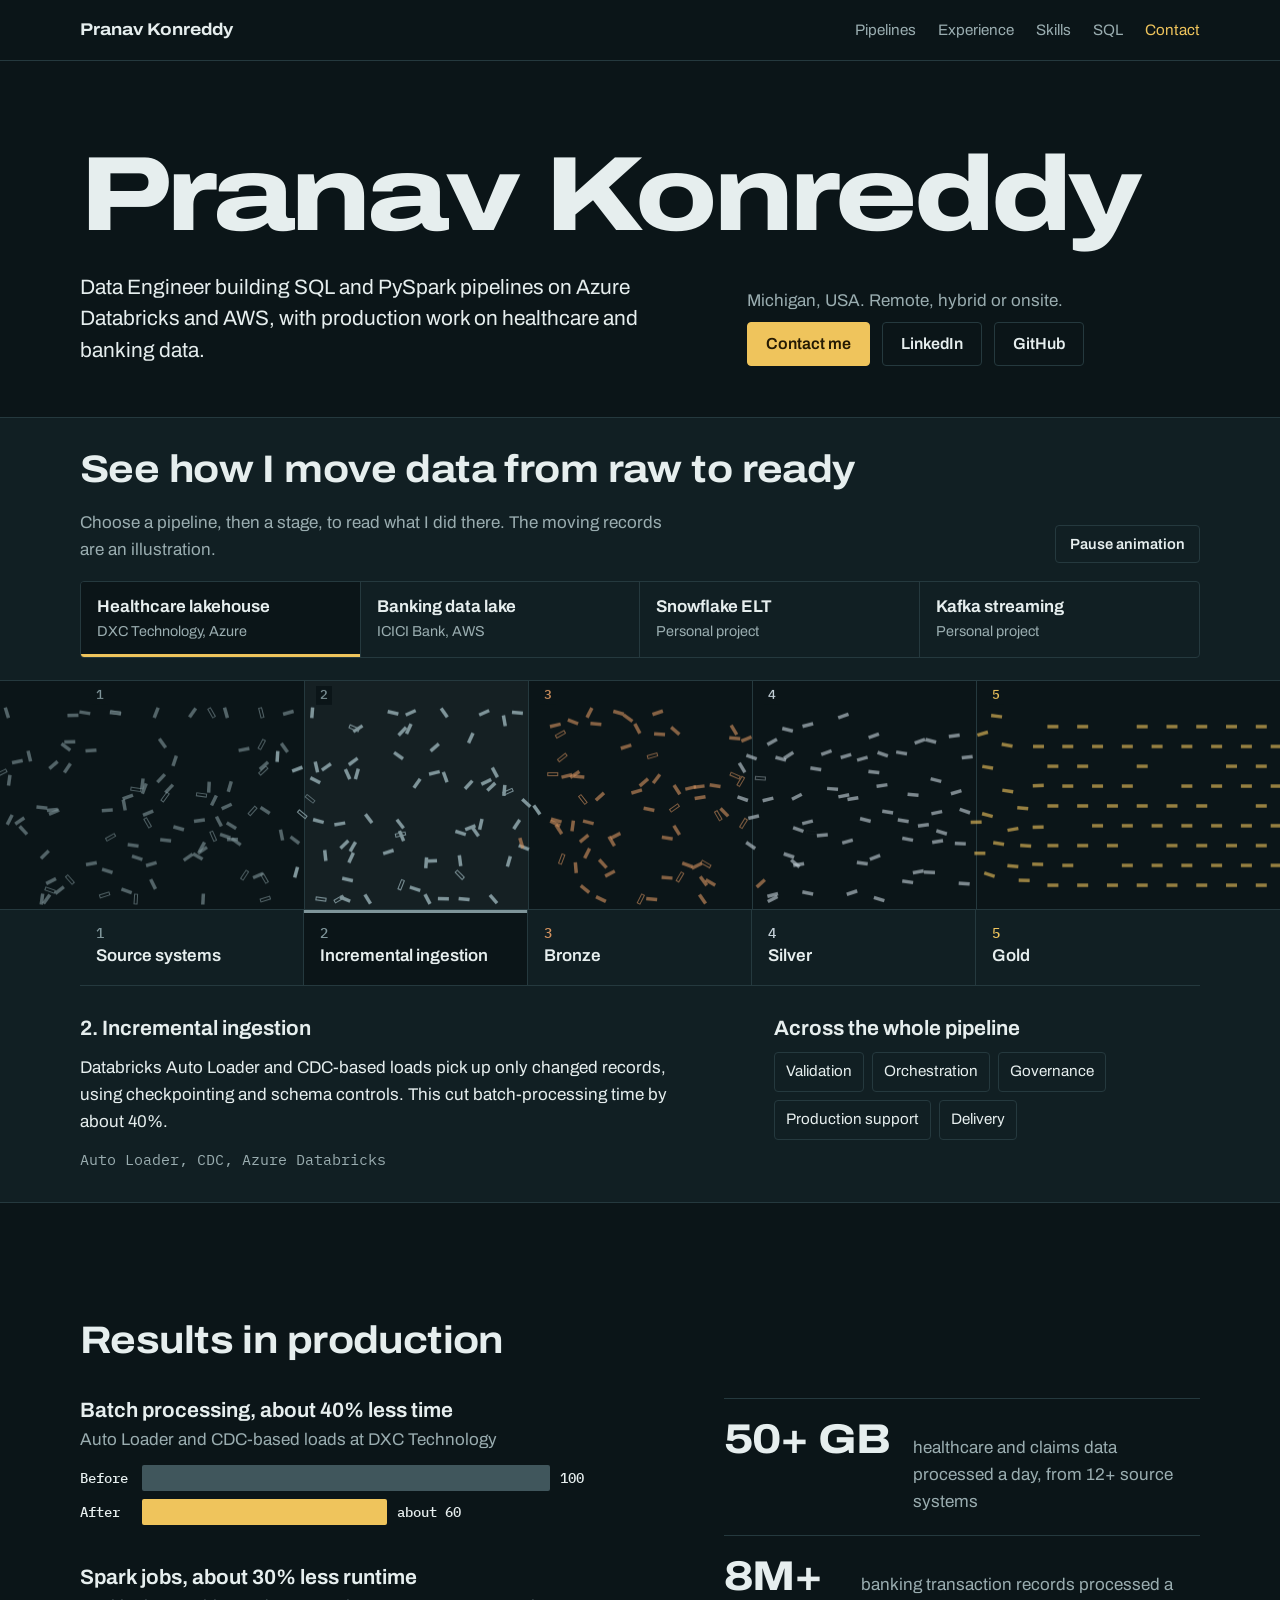
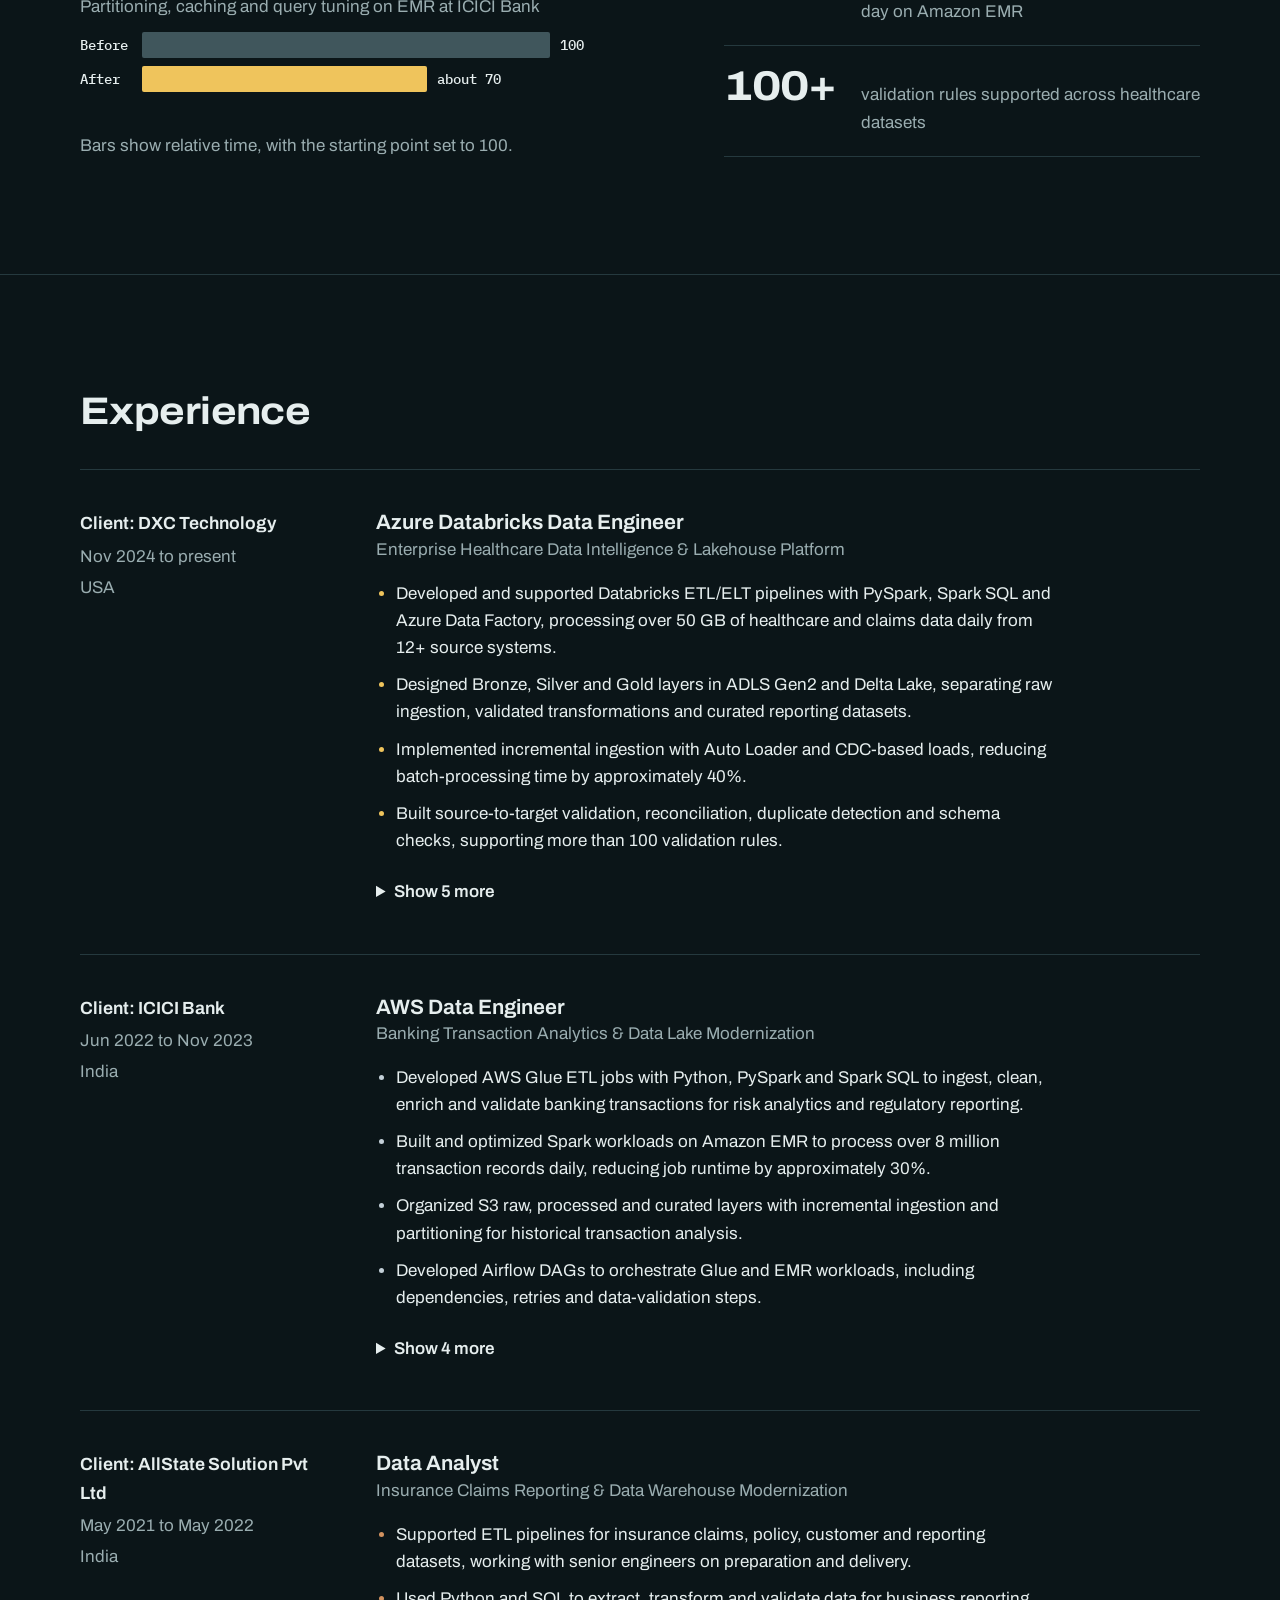
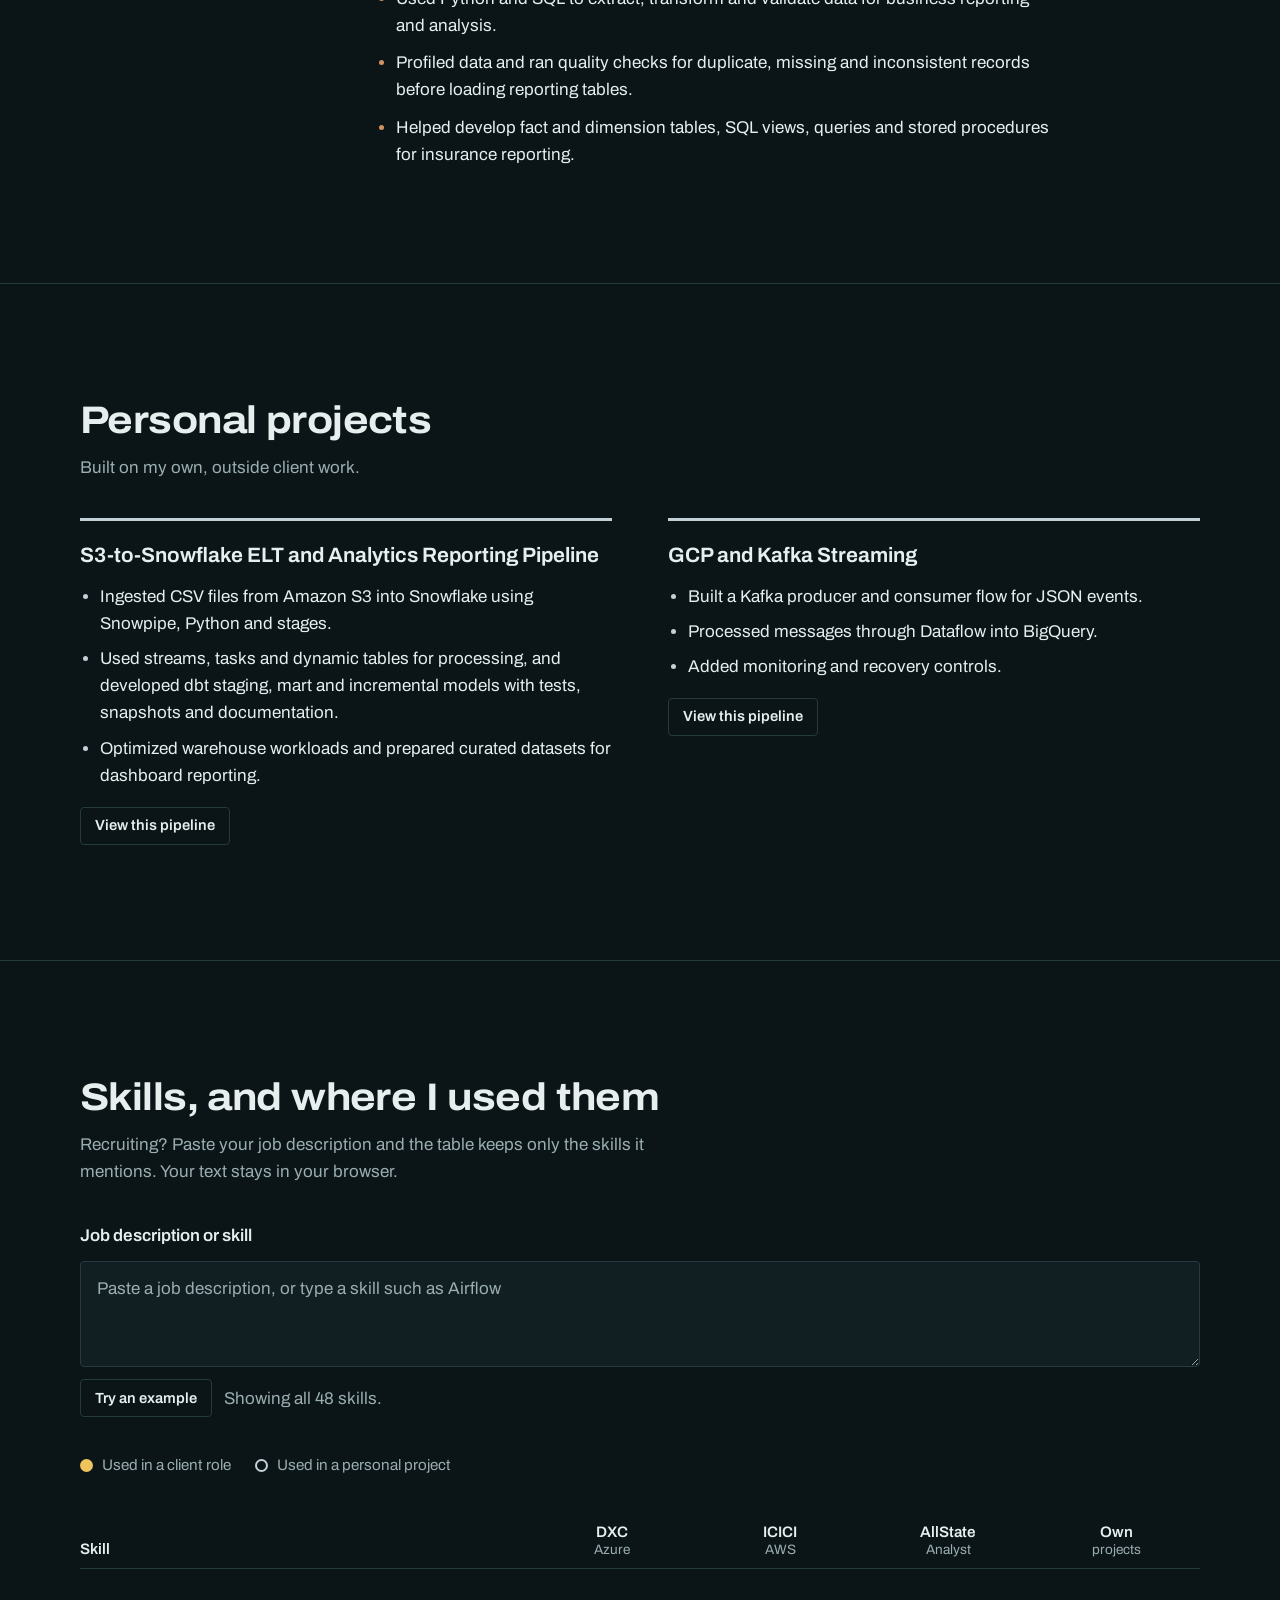
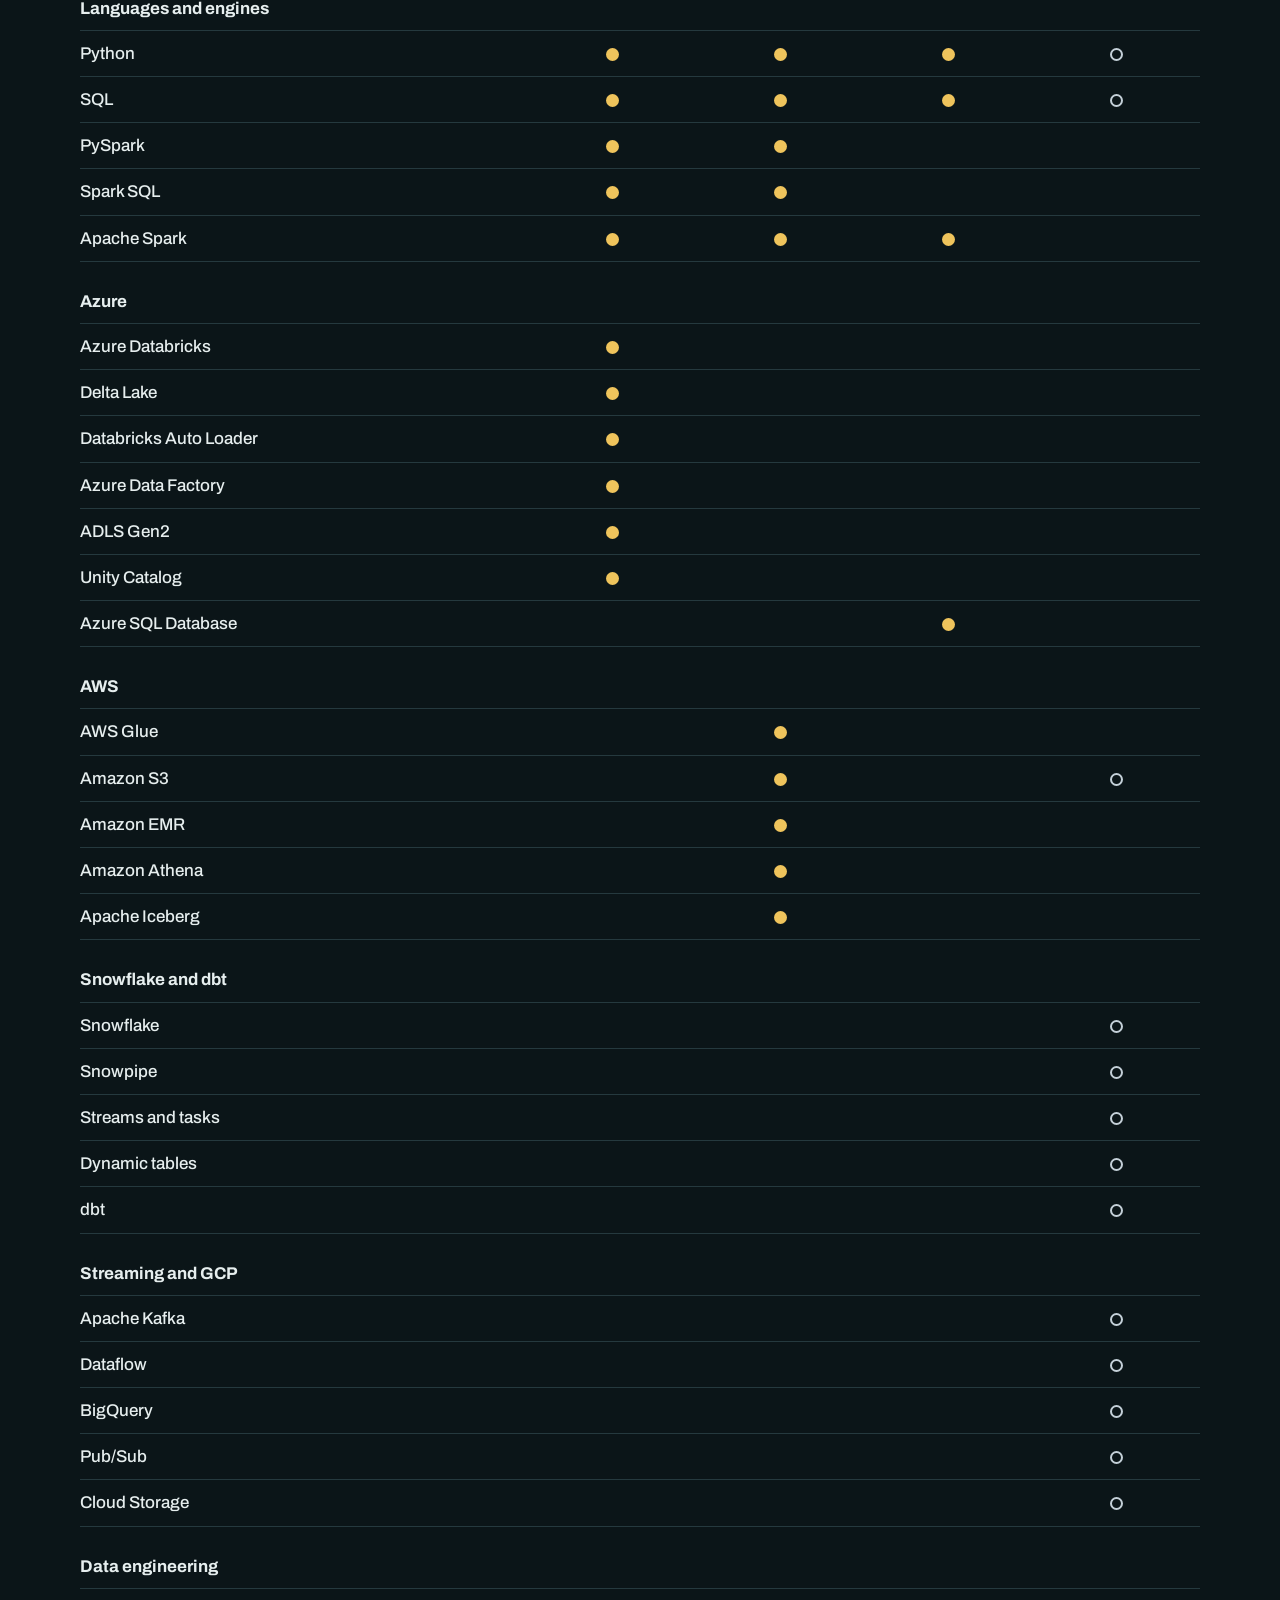
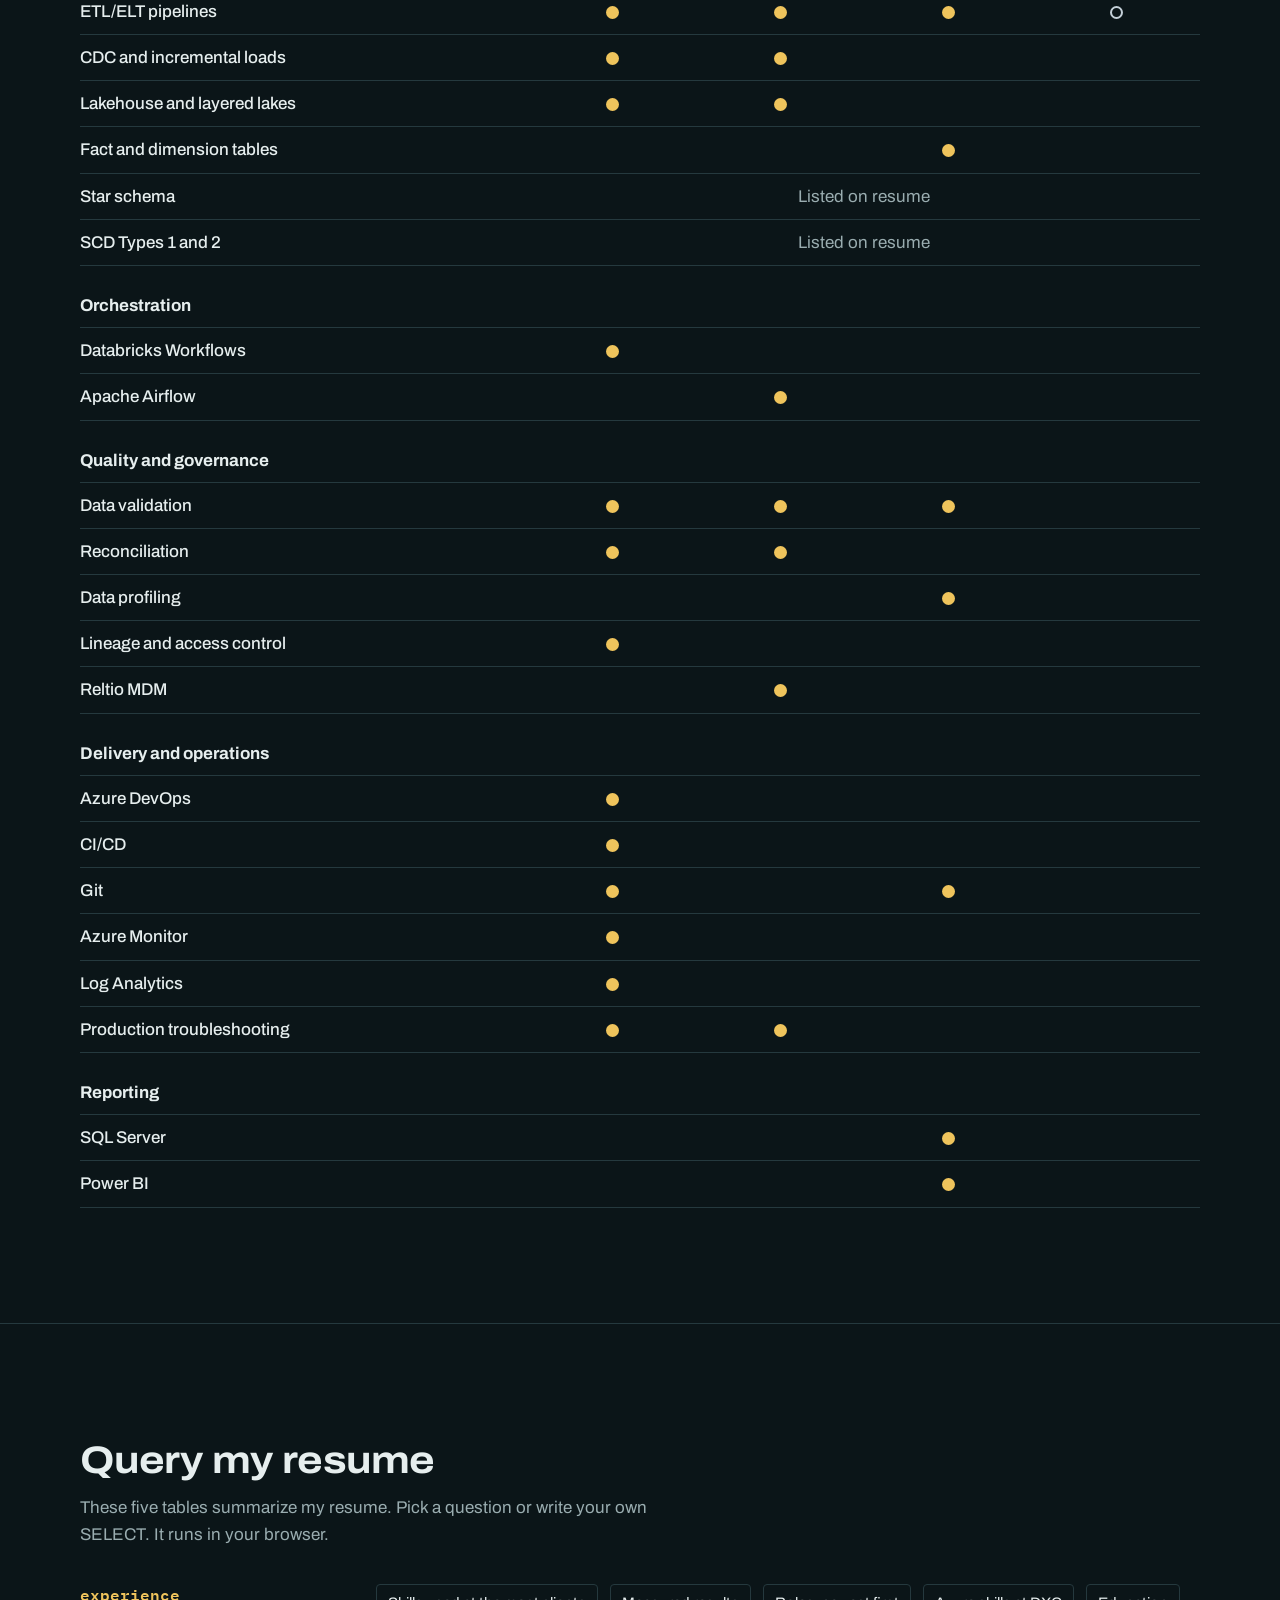
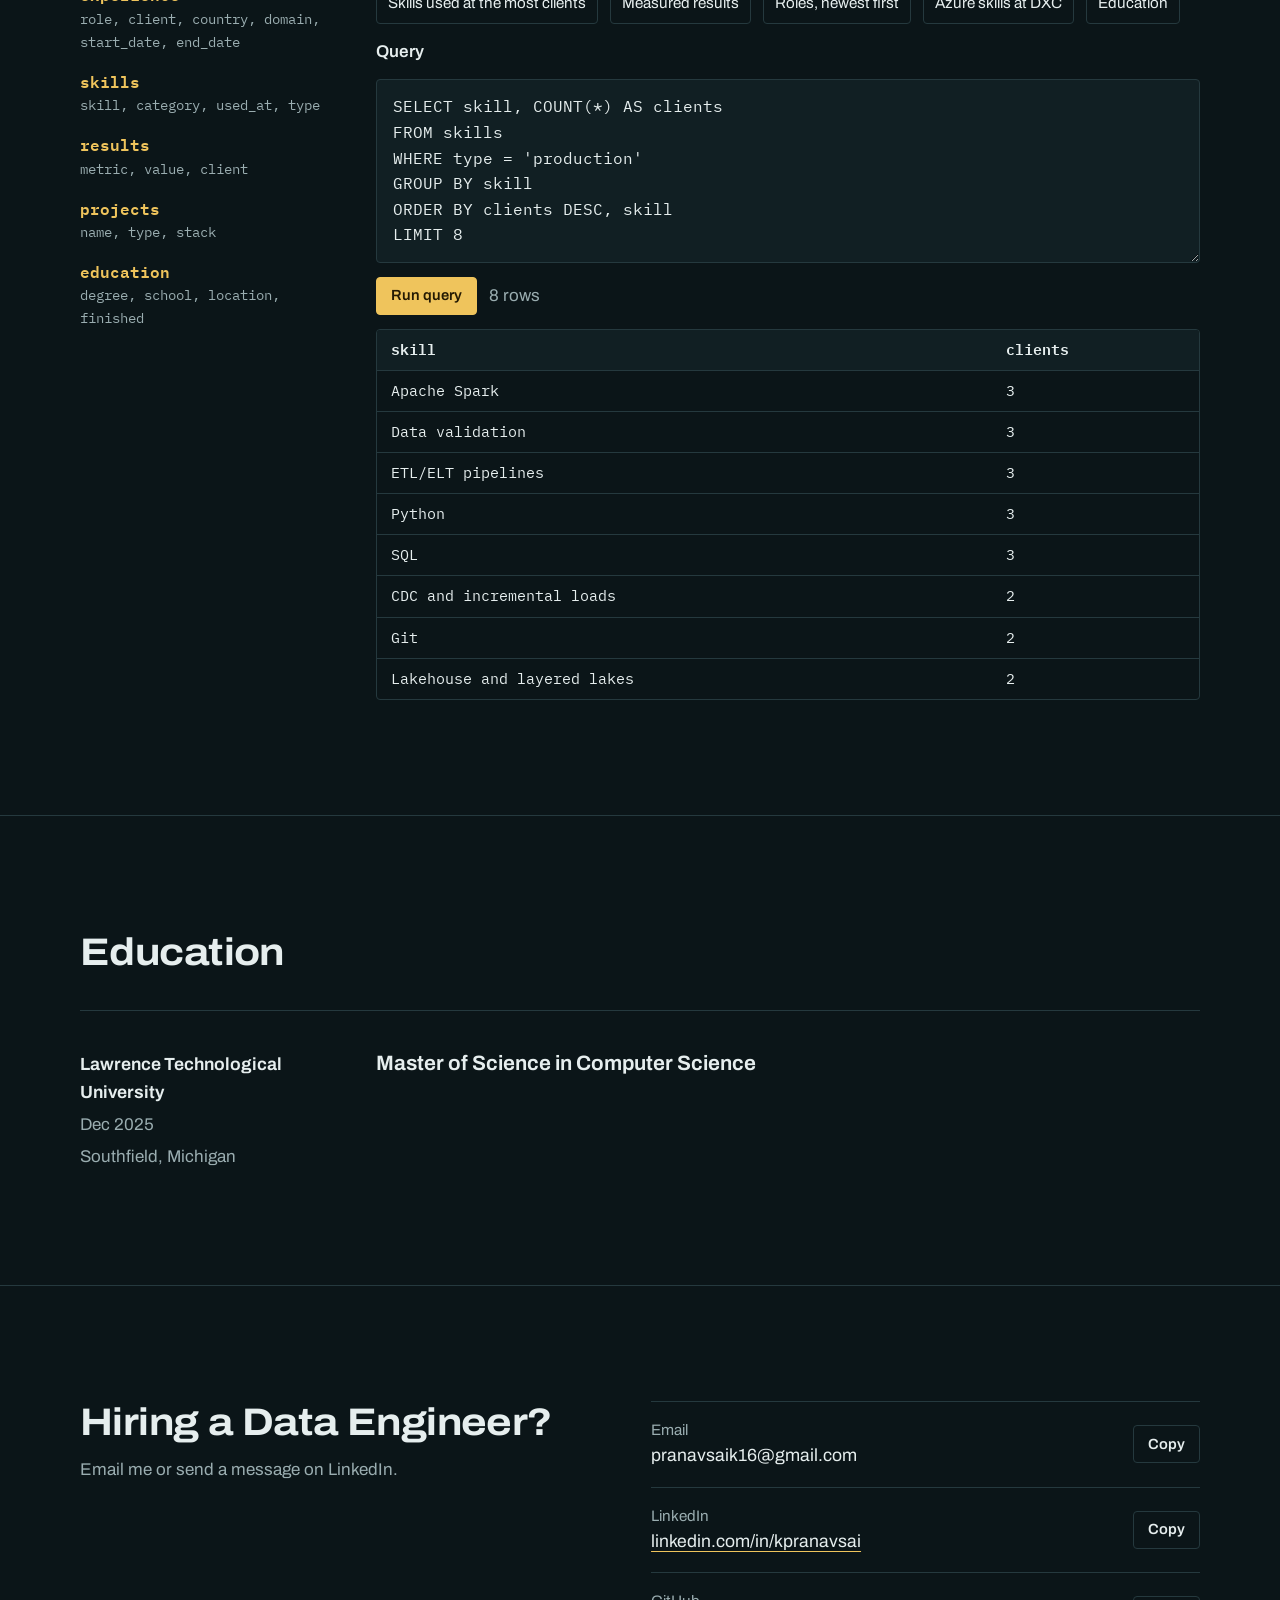
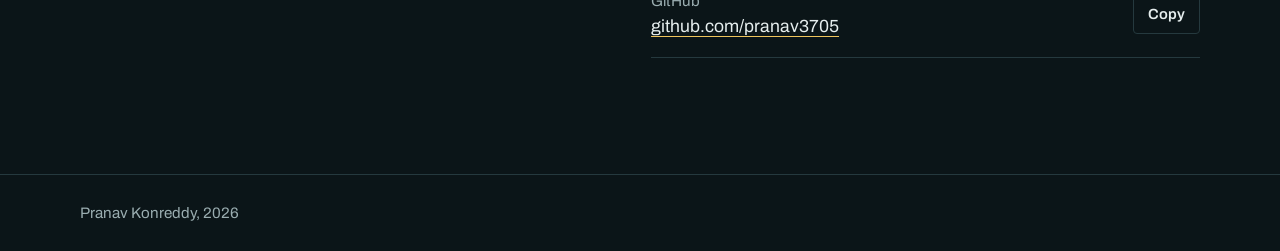
<file: index.html>
<!doctype html>
<html lang="en">
<head>
<meta charset="utf-8">
<meta name="viewport" content="width=device-width, initial-scale=1, viewport-fit=cover">
<title>Pranav Konreddy | Data Engineer</title>
<meta name="description" content="Pranav Konreddy, Data Engineer in Michigan. Azure Databricks, AWS, PySpark and SQL pipelines for healthcare and banking data.">
<meta name="theme-color" content="#0b1518">
<link rel="canonical" href="https://pranav3705.github.io/">
<meta property="og:type" content="website">
<meta property="og:url" content="https://pranav3705.github.io/">
<meta property="og:title" content="Pranav Konreddy | Data Engineer">
<meta property="og:description" content="Azure Databricks, AWS, PySpark and SQL pipelines for healthcare and banking data.">
<meta property="og:image" content="https://pranav3705.github.io/og.png">
<meta property="og:image:width" content="1200">
<meta property="og:image:height" content="627">
<meta name="twitter:card" content="summary_large_image">
<link rel="icon" href="favicon.svg" type="image/svg+xml">
<script type="application/ld+json">
{"@context":"https://schema.org","@type":"Person","name":"Pranav Konreddy","jobTitle":"Data Engineer","url":"https://pranav3705.github.io/","address":{"@type":"PostalAddress","addressRegion":"Michigan","addressCountry":"US"},"alumniOf":{"@type":"CollegeOrUniversity","name":"Lawrence Technological University"},"sameAs":["https://www.linkedin.com/in/kpranavsai","https://github.com/pranav3705"]}
</script>
<!-- page -->
<link rel="preconnect" href="https://fonts.googleapis.com">
<link rel="preconnect" href="https://fonts.gstatic.com" crossorigin>
<link rel="stylesheet" href="https://fonts.googleapis.com/css2?family=Archivo:wdth,wght@100..125,400..800&family=IBM+Plex+Mono:wght@400;500;600&display=swap">
<link rel="stylesheet" href="style.css">
</head>
<body>
<a class="skip" href="#top">Skip to content</a>
<header class="bar">
  <div class="inner">
    <a class="me" href="#top">Pranav Konreddy</a>
    <nav aria-label="Sections">
      <a href="#pipelines">Pipelines</a>
      <a href="#experience">Experience</a>
      <a href="#skills">Skills</a>
      <a href="#ask">SQL</a>
      <a href="#contact">Contact</a>
    </nav>
  </div>
</header>

<main id="top">
  <div class="inner hero">
    <h1>Pranav Konreddy</h1>
    <div class="about">
      <p>Data Engineer building SQL and PySpark pipelines on Azure Databricks and AWS, with production work on healthcare and banking data.</p>
      <div class="facts">
        <span>Michigan, USA. Remote, hybrid or onsite.</span>
        <div class="row">
          <a class="btn solid" href="#contact">Contact me</a>
          <a class="btn" href="https://www.linkedin.com/in/kpranavsai" target="_blank" rel="noopener">LinkedIn</a>
          <a class="btn" href="https://github.com/pranav3705" target="_blank" rel="noopener">GitHub</a>
        </div>
      </div>
    </div>
  </div>

  <section class="explorer" id="pipelines" aria-labelledby="pipe-h">
    <div class="inner explorer-head">
      <h2 id="pipe-h">See how I move data from raw to ready</h2>
      <div class="intro"><p class="lead">Choose a pipeline, then a stage, to read what I did there. The moving records are an illustration.</p><button class="btn small" id="pause" type="button">Pause animation</button></div>
      <div class="picker" role="group" aria-label="Pipeline">
        <button type="button" aria-pressed="true"><b>Healthcare lakehouse</b><span>DXC Technology, Azure</span></button>
        <button type="button" aria-pressed="false"><b>Banking data lake</b><span>ICICI Bank, AWS</span></button>
        <button type="button" aria-pressed="false"><b>Snowflake ELT</b><span>Personal project</span></button>
        <button type="button" aria-pressed="false"><b>Kafka streaming</b><span>Personal project</span></button>
      </div>
    </div>
    <div class="stream">
      <canvas id="flow" aria-hidden="true"></canvas>
    </div>
    <div class="inner">
      <ol class="stages" id="stages" aria-label="Stages"></ol>
      <div class="detail">
        <div class="now" aria-live="polite">
          <h3 id="d-title">Incremental ingestion</h3>
          <p id="d-text">Databricks Auto Loader and CDC-based loads pick up only changed records, using checkpointing and schema controls. This cut batch-processing time by about 40%.</p>
          <p class="tools" id="d-tools">Auto Loader, CDC, Azure Databricks</p>
        </div>
        <div class="across">
          <h3>Across the whole pipeline</h3>
          <ul class="chips" id="across"></ul>
        </div>
      </div>
    </div>
  </section>

  <section class="block" aria-labelledby="res-h">
    <div class="inner stack">
      <h2 id="res-h">Results in production</h2>
      <div class="results">
        <div class="compare">
          <figure>
            <figcaption><h3>Batch processing, about 40% less time</h3><span class="muted">Auto Loader and CDC-based loads at DXC Technology</span></figcaption>
            <div class="bars">
              <span>Before</span><div class="track"><div class="fill before" style="width:80%"></div><span>100</span></div>
              <span>After</span><div class="track"><div class="fill after" style="width:48%"></div><span>about 60</span></div>
            </div>
          </figure>
          <figure>
            <figcaption><h3>Spark jobs, about 30% less runtime</h3><span class="muted">Partitioning, caching and query tuning on EMR at ICICI Bank</span></figcaption>
            <div class="bars">
              <span>Before</span><div class="track"><div class="fill before" style="width:80%"></div><span>100</span></div>
              <span>After</span><div class="track"><div class="fill after" style="width:56%"></div><span>about 70</span></div>
            </div>
          </figure>
          <p class="muted">Bars show relative time, with the starting point set to 100.</p>
        </div>
        <dl class="scale">
          <div><dt>50+ GB</dt><dd class="muted">healthcare and claims data processed a day, from 12+ source systems</dd></div>
          <div><dt>8M+</dt><dd class="muted">banking transaction records processed a day on Amazon EMR</dd></div>
          <div><dt>100+</dt><dd class="muted">validation rules supported across healthcare datasets</dd></div>
        </dl>
      </div>
    </div>
  </section>

  <section class="block" id="experience" aria-labelledby="exp-h">
    <div class="inner stack">
      <h2 id="exp-h">Experience</h2>
      <div>
        <article class="job is-gold">
          <div class="side"><b>Client: DXC Technology</b><span>Nov 2024 to present</span><span>USA</span></div>
          <div class="main">
            <div><h3>Azure Databricks Data Engineer</h3><p class="muted">Enterprise Healthcare Data Intelligence &amp; Lakehouse Platform</p></div>
            <ul>
              <li>Developed and supported Databricks ETL/ELT pipelines with PySpark, Spark SQL and Azure Data Factory, processing over 50 GB of healthcare and claims data daily from 12+ source systems.</li>
              <li>Designed Bronze, Silver and Gold layers in ADLS Gen2 and Delta Lake, separating raw ingestion, validated transformations and curated reporting datasets.</li>
              <li>Implemented incremental ingestion with Auto Loader and CDC-based loads, reducing batch-processing time by approximately 40%.</li>
              <li>Built source-to-target validation, reconciliation, duplicate detection and schema checks, supporting more than 100 validation rules.</li>
            </ul>
            <details><summary>Show 5 more</summary>
              <ul>
                <li>Orchestrated ingestion and transformation jobs with Azure Data Factory and Databricks Workflows, configuring dependencies, scheduling and execution monitoring.</li>
                <li>Optimized Spark and Delta Lake queries through partitioning, file compaction, OPTIMIZE, Z-ORDER and SQL tuning.</li>
                <li>Used Unity Catalog to organize curated datasets, manage metadata and lineage visibility, and apply role-based access controls.</li>
                <li>Diagnosed production Databricks and ADF failures using job logs, Azure Monitor and Log Analytics, and supported reliable reruns.</li>
                <li>Maintained version-controlled notebooks and pipelines in Git and Azure DevOps, taking part in peer reviews and CI/CD deployments.</li>
              </ul>
            </details>
          </div>
        </article>
        <article class="job is-silver">
          <div class="side"><b>Client: ICICI Bank</b><span>Jun 2022 to Nov 2023</span><span>India</span></div>
          <div class="main">
            <div><h3>AWS Data Engineer</h3><p class="muted">Banking Transaction Analytics &amp; Data Lake Modernization</p></div>
            <ul>
              <li>Developed AWS Glue ETL jobs with Python, PySpark and Spark SQL to ingest, clean, enrich and validate banking transactions for risk analytics and regulatory reporting.</li>
              <li>Built and optimized Spark workloads on Amazon EMR to process over 8 million transaction records daily, reducing job runtime by approximately 30%.</li>
              <li>Organized S3 raw, processed and curated layers with incremental ingestion and partitioning for historical transaction analysis.</li>
              <li>Developed Airflow DAGs to orchestrate Glue and EMR workloads, including dependencies, retries and data-validation steps.</li>
            </ul>
            <details><summary>Show 4 more</summary>
              <ul>
                <li>Wrote Athena SQL over S3 datasets for transaction analysis, reconciliation and investigation of reporting discrepancies.</li>
                <li>Worked with Apache Iceberg tables for schema evolution, partition management and reliable access to curated datasets.</li>
                <li>Configured Reltio MDM matching, merging and survivorship rules to consolidate customer master records.</li>
                <li>Investigated production failures, performed root-cause analysis, and worked with fraud, risk and analytics teams to resolve issues.</li>
              </ul>
            </details>
          </div>
        </article>
        <article class="job">
          <div class="side"><b>Client: AllState Solution Pvt Ltd</b><span>May 2021 to May 2022</span><span>India</span></div>
          <div class="main">
            <div><h3>Data Analyst</h3><p class="muted">Insurance Claims Reporting &amp; Data Warehouse Modernization</p></div>
            <ul>
              <li>Supported ETL pipelines for insurance claims, policy, customer and reporting datasets, working with senior engineers on preparation and delivery.</li>
              <li>Used Python and SQL to extract, transform and validate data for business reporting and analysis.</li>
              <li>Profiled data and ran quality checks for duplicate, missing and inconsistent records before loading reporting tables.</li>
              <li>Helped develop fact and dimension tables, SQL views, queries and stored procedures for insurance reporting.</li>
            </ul>
          </div>
        </article>
      </div>
    </div>
  </section>

  <section class="block" id="projects" aria-labelledby="proj-h">
    <div class="inner stack">
      <div class="head"><h2 id="proj-h">Personal projects</h2><p class="lead">Built on my own, outside client work.</p></div>
      <div class="projects">
        <article class="project">
          <h3>S3-to-Snowflake ELT and Analytics Reporting Pipeline</h3>
          <ul>
            <li>Ingested CSV files from Amazon S3 into Snowflake using Snowpipe, Python and stages.</li>
            <li>Used streams, tasks and dynamic tables for processing, and developed dbt staging, mart and incremental models with tests, snapshots and documentation.</li>
            <li>Optimized warehouse workloads and prepared curated datasets for dashboard reporting.</li>
          </ul>
          <div class="row"><a class="btn small" href="#pipelines" data-pipe="2">View this pipeline</a></div>
        </article>
        <article class="project">
          <h3>GCP and Kafka Streaming</h3>
          <ul>
            <li>Built a Kafka producer and consumer flow for JSON events.</li>
            <li>Processed messages through Dataflow into BigQuery.</li>
            <li>Added monitoring and recovery controls.</li>
          </ul>
          <div class="row"><a class="btn small" href="#pipelines" data-pipe="3">View this pipeline</a></div>
        </article>
      </div>
    </div>
  </section>

  <section class="block" id="skills" aria-labelledby="skills-h">
    <div class="inner stack">
      <div class="head"><h2 id="skills-h">Skills, and where I used them</h2><p class="lead">Recruiting? Paste your job description and the table keeps only the skills it mentions. Your text stays in your browser.</p></div>
      <div class="matcher">
        <label for="jd">Job description or skill</label>
        <textarea id="jd" rows="3" placeholder="Paste a job description, or type a skill such as Airflow"></textarea>
        <div class="row">
          <button class="btn small" id="jd-sample" type="button">Try an example</button>
          <button class="btn small" id="jd-clear" type="button" hidden>Clear</button>
          <span class="muted" id="jd-status" role="status"></span>
        </div>
      </div>
      <div class="legend"><span><i class="dot"></i>Used in a client role</span><span><i class="dot own"></i>Used in a personal project</span></div>
      <div class="matrix-wrap">
        <table class="matrix" id="matrix">
          <thead><tr><th scope="col">Skill</th><th scope="col">DXC<small>Azure</small></th><th scope="col">ICICI<small>AWS</small></th><th scope="col">AllState<small>Analyst</small></th><th scope="col">Own<small>projects</small></th></tr></thead>
          <tbody id="matrix-body"></tbody>
        </table>
      </div>
      <noscript>Python, SQL, PySpark, Spark SQL, Azure Databricks, Delta Lake, Azure Data Factory, ADLS Gen2, Unity Catalog, AWS Glue, Amazon S3, EMR, Athena, Apache Iceberg, Apache Airflow. Personal projects: Snowflake, dbt, Kafka, Dataflow, BigQuery.</noscript>
    </div>
  </section>

  <section class="block" id="ask" aria-labelledby="ask-h">
    <div class="inner stack">
      <div class="head"><h2 id="ask-h">Query my resume</h2><p class="lead">These five tables summarize my resume. Pick a question or write your own SELECT. It runs in your browser.</p></div>
      <div class="sql">
        <dl class="schema">
          <div><dt>experience</dt><dd>role, client, country, domain, start_date, end_date</dd></div>
          <div><dt>skills</dt><dd>skill, category, used_at, type</dd></div>
          <div><dt>results</dt><dd>metric, value, client</dd></div>
          <div><dt>projects</dt><dd>name, type, stack</dd></div>
          <div><dt>education</dt><dd>degree, school, location, finished</dd></div>
        </dl>
        <div class="console">
          <div class="row">
            <button class="chip" type="button" data-sql="SELECT skill, COUNT(*) AS clients&#10;FROM skills&#10;WHERE type = 'production'&#10;GROUP BY skill&#10;ORDER BY clients DESC, skill&#10;LIMIT 8">Skills used at the most clients</button>
            <button class="chip" type="button" data-sql="SELECT metric, value, client&#10;FROM results">Measured results</button>
            <button class="chip" type="button" data-sql="SELECT role, client, domain, start_date, end_date&#10;FROM experience&#10;ORDER BY start_date DESC">Roles, newest first</button>
            <button class="chip" type="button" data-sql="SELECT skill, category&#10;FROM skills&#10;WHERE used_at = 'DXC Technology'&#10;  AND category = 'Azure'">Azure skills at DXC</button>
            <button class="chip" type="button" data-sql="SELECT *&#10;FROM education">Education</button>
          </div>
          <label for="sql">Query</label>
          <textarea id="sql" rows="6" spellcheck="false" autocapitalize="off" autocomplete="off">SELECT skill, COUNT(*) AS clients
FROM skills
WHERE type = 'production'
GROUP BY skill
ORDER BY clients DESC, skill
LIMIT 8</textarea>
          <div class="row">
            <button class="btn solid small" id="sql-run" type="button">Run query</button>
            <span class="status" id="sql-status" role="status"></span>
          </div>
          <div class="out" id="sql-out" tabindex="0" role="region" aria-label="Query results"></div>
        </div>
      </div>
    </div>
  </section>

  <section class="block" aria-labelledby="edu-h">
    <div class="inner stack">
      <h2 id="edu-h">Education</h2>
      <div class="job" style="padding-bottom:0">
        <div class="side"><b>Lawrence Technological University</b><span>Dec 2025</span><span>Southfield, Michigan</span></div>
        <div class="main"><h3>Master of Science in Computer Science</h3></div>
      </div>
    </div>
  </section>

  <section class="block" id="contact" aria-labelledby="contact-h">
    <div class="inner contact">
      <div class="head"><h2 id="contact-h">Hiring a Data Engineer?</h2><p class="lead">Email me or send a message on LinkedIn.</p></div>
      <dl class="ways">
        <div><div><dt>Email</dt><dd id="v-email">pranavsaik16@gmail.com</dd></div><button class="btn small" type="button" data-copy="pranavsaik16@gmail.com" data-from="v-email">Copy</button></div>
        <div><div><dt>LinkedIn</dt><dd id="v-li"><a href="https://www.linkedin.com/in/kpranavsai" target="_blank" rel="noopener">linkedin.com/in/kpranavsai</a></dd></div><button class="btn small" type="button" data-copy="https://www.linkedin.com/in/kpranavsai" data-from="v-li">Copy</button></div>
        <div><div><dt>GitHub</dt><dd id="v-gh"><a href="https://github.com/pranav3705" target="_blank" rel="noopener">github.com/pranav3705</a></dd></div><button class="btn small" type="button" data-copy="https://github.com/pranav3705" data-from="v-gh">Copy</button></div>
      </dl>
    </div>
  </section>
</main>
<footer><div class="inner">Pranav Konreddy, 2026</div></footer>
<script src="app.js"></script>
</body>
</html>
</file>
<file: style.css>
/* Layout: the page opens on a live stream of records that starts disordered and
   leaves in clean gold lanes. The three metals of the medallion model are the
   only accents; everything else stays quiet ink. Deliberately dark-only. */
:root {
  --ink: #0b1518;
  --raised: #111f23;
  --line: #25393e;
  --fg: #e6eeee;
  --muted: #9aadb0;
  --raw: #7f959a;
  --bronze: #d2925f;
  --silver: #c4d0d8;
  --gold: #efc45c;
  --on-gold: #241a03;
  --sans: "Archivo", "Helvetica Neue", Arial, sans-serif;
  --mono: "IBM Plex Mono", ui-monospace, "SF Mono", Menlo, Consolas, monospace;
  --step-0: 1.0625rem;
  --step-1: 1.3rem;
  --step-2: clamp(1.7rem, 3.6vw, 2.4rem);
  --step-3: clamp(2.7rem, 9.2vw, 6.6rem);
  color-scheme: dark;
}
* { box-sizing: border-box; }
[hidden] { display: none !important; }
html { scroll-behavior: smooth; scroll-padding-top: 80px; }
body { margin: 0; background: var(--ink); color: var(--fg); font: 400 var(--step-0)/1.6 var(--sans); -webkit-font-smoothing: antialiased; }
body::before { content: ""; position: fixed; inset: 0 0 auto; height: env(safe-area-inset-top, 0px); z-index: 10; background: var(--ink); }
.inner { max-width: 1160px; margin-inline: auto; padding-left: max(20px, env(safe-area-inset-left, 0px)); padding-right: max(20px, env(safe-area-inset-right, 0px)); }
h1, h2, h3, p, ul, ol, dl, dd, figure { margin: 0; }
h1, h2, h3 { text-wrap: balance; }
h2 { font-size: var(--step-2); font-weight: 700; font-stretch: 112%; line-height: 1.12; letter-spacing: -.015em; }
h3 { font-size: var(--step-1); font-weight: 650; line-height: 1.25; }
a { color: var(--fg); text-decoration-color: var(--gold); text-underline-offset: 4px; text-decoration-thickness: 1px; }
a:hover { color: var(--gold); }
:focus-visible { outline: 2px solid var(--gold); outline-offset: 3px; border-radius: 3px; }
button, textarea { font: inherit; color: inherit; }
button { cursor: pointer; }
.muted { color: var(--muted); }
.mono { font-family: var(--mono); }
.lead { max-width: 60ch; color: var(--muted); }
.skip { position: absolute; left: -999px; }
.skip:focus { left: 16px; top: 16px; z-index: 30; background: var(--gold); color: var(--on-gold); padding: 10px 14px; }

/* Buttons */
.btn { display: inline-flex; align-items: center; min-height: 44px; padding: 0 18px; border: 1px solid var(--line); border-radius: 4px; background: transparent; color: var(--fg); font-weight: 600; font-size: 1rem; text-decoration: none; transition: border-color .15s, color .15s, background-color .15s; }
.btn:hover { border-color: var(--gold); color: var(--gold); }
.btn.solid { background: var(--gold); border-color: var(--gold); color: var(--on-gold); }
.btn.solid:hover { background: #f7d47c; color: var(--on-gold); }
.btn.small { min-height: 38px; padding: 0 14px; font-size: .92rem; }
.row { display: flex; flex-wrap: wrap; gap: 12px; align-items: center; }

/* Header */
.bar { position: sticky; top: env(safe-area-inset-top, 0px); z-index: 9; background: var(--ink); border-bottom: 1px solid var(--line); }
.bar .inner { display: flex; justify-content: space-between; align-items: center; gap: 20px; min-height: 60px; }
.bar .me { font-weight: 700; font-stretch: 112%; text-decoration: none; white-space: nowrap; }
.bar nav { display: flex; gap: 4px 22px; flex-wrap: wrap; }
.bar nav a { color: var(--muted); text-decoration: none; font-size: .95rem; padding: 8px 0; }
.bar nav a:hover, .bar nav a[aria-current="true"] { color: var(--gold); }

/* Hero */
.hero { padding-block: clamp(40px, 7vw, 84px) clamp(32px, 4vw, 52px); display: grid; gap: 28px 56px; }
.hero h1 { font-size: var(--step-3); font-weight: 800; font-stretch: 125%; line-height: .94; letter-spacing: -.035em; }
.hero .about { display: grid; gap: 22px 56px; grid-template-columns: minmax(0, 1.35fr) minmax(0, 1fr); align-items: end; }
.hero .about p { font-size: clamp(1.1rem, 1.7vw, 1.3rem); line-height: 1.5; max-width: 52ch; }
.hero .facts { display: grid; gap: 8px; color: var(--muted); }

/* Pipeline explorer */
.explorer { border-block: 1px solid var(--line); background: var(--raised); }
.explorer-head { padding-block: 30px 22px; display: grid; gap: 18px; }
.picker { display: grid; grid-template-columns: repeat(4, minmax(0, 1fr)); border: 1px solid var(--line); border-radius: 4px; overflow: hidden; }
.picker button { text-align: left; border: 0; border-right: 1px solid var(--line); background: transparent; padding: 14px 16px; display: grid; gap: 2px; align-content: start; min-width: 0; }
.picker button:last-child { border-right: 0; }
.picker b { font-weight: 650; line-height: 1.25; }
.picker span { color: var(--muted); font-size: .9rem; }
.picker button:hover b { color: var(--gold); }
.picker button[aria-pressed="true"] { background: var(--ink); box-shadow: inset 0 -3px 0 var(--gold); }
.picker button:focus-visible, .stages button:focus-visible { outline-offset: -3px; }
.stream { position: relative; height: clamp(150px, 20vw, 230px); background: var(--ink); border-block: 1px solid var(--line); }
.stream canvas { position: absolute; inset: 0; width: 100%; height: 100%; display: block; }
.intro { display: flex; flex-wrap: wrap; justify-content: space-between; align-items: end; gap: 14px 24px; }
.stages { list-style: none; padding: 0; display: grid; grid-template-columns: repeat(var(--n, 5), minmax(0, 1fr)); }
.stages li { min-width: 0; }
.stages button { width: 100%; height: 100%; text-align: left; border: 0; border-right: 1px solid var(--line); background: transparent; padding: 14px 16px 18px; display: grid; gap: 2px; align-content: start; }
.stages li:last-child button { border-right: 0; }
.stages i { font: 500 .85rem/1.4 var(--mono); color: var(--tier); }
.stages b { font-weight: 600; line-height: 1.3; }
.stages button:hover b { color: var(--gold); }
.stages button[aria-pressed="true"] { background: var(--ink); box-shadow: inset 0 3px 0 var(--tier); }
.detail { padding-block: 30px; border-top: 1px solid var(--line); display: grid; grid-template-columns: minmax(0, 1.5fr) minmax(0, 1fr); gap: 28px 56px; align-items: start; }
.detail .now { display: grid; gap: 12px; min-height: 9.5rem; align-content: start; }
.detail .now p { max-width: 60ch; }
.across { display: grid; gap: 10px; }
.chips { display: flex; flex-wrap: wrap; gap: 8px; list-style: none; padding: 0; }
.chip { border: 1px solid var(--line); border-radius: 4px; background: transparent; padding: 7px 11px; font-size: .95rem; line-height: 1.3; }
button.chip { min-height: 40px; }
button.chip:hover { border-color: var(--gold); }
button.chip[aria-pressed="true"] { border-color: var(--gold); color: var(--gold); }
.tools { font: 400 .92rem/1.7 var(--mono); color: var(--muted); }

/* Sections */
.block { padding-block: clamp(64px, 9vw, 116px); }
.block + .block { border-top: 1px solid var(--line); }
.stack { display: grid; gap: 36px; }
.head { display: grid; gap: 12px; }

/* Results */
.results { display: grid; grid-template-columns: minmax(0, 1.2fr) minmax(0, 1fr); gap: 48px 72px; align-items: start; }
.compare { display: grid; gap: 40px; }
.compare figure { display: grid; gap: 12px; }
.compare figcaption { display: grid; gap: 2px; }
.bars { display: grid; grid-template-columns: max-content minmax(0, 1fr); gap: 8px 14px; align-items: center; font: 500 .9rem/1 var(--mono); }
.bars .track { display: flex; align-items: center; gap: 10px; }
.bars .fill { height: 26px; border-radius: 2px; flex: none; }
.bars .before { background: #40565c; }
.bars .after { background: var(--gold); }
.scale { display: grid; }
.scale > div { display: grid; grid-template-columns: minmax(7.2rem, auto) minmax(0, 1fr); gap: 4px 22px; align-items: baseline; padding-block: 20px; border-top: 1px solid var(--line); }
.scale > div:last-child { border-bottom: 1px solid var(--line); }
.scale dt { font-size: clamp(1.9rem, 3.4vw, 2.6rem); font-weight: 750; font-stretch: 115%; line-height: 1; letter-spacing: -.02em; font-variant-numeric: tabular-nums; white-space: nowrap; }

/* Experience */
.job { display: grid; grid-template-columns: minmax(0, 15rem) minmax(0, 1fr); gap: 16px 56px; padding-block: 40px; border-top: 1px solid var(--line); }
.job:last-child { padding-bottom: 0; }
.job .side { display: grid; gap: 4px; align-content: start; }
.job .side b { font-size: 1.1rem; font-weight: 650; }
.job .side span { color: var(--muted); }
.job .main { display: grid; gap: 16px; min-width: 0; }
.job ul { padding-left: 1.15em; display: grid; gap: 10px; max-width: 68ch; }
.job li::marker { color: var(--bronze); }
.job.is-silver li::marker { color: var(--silver); }
.job.is-gold li::marker { color: var(--gold); }
details > summary { cursor: pointer; width: fit-content; padding-block: 8px; font-weight: 600; color: var(--fg); }
details > summary:hover { color: var(--gold); }
details > ul { margin-top: 8px; }

/* Projects */
.projects { display: grid; grid-template-columns: repeat(2, minmax(0, 1fr)); gap: 0 56px; }
.project { display: grid; gap: 14px; align-content: start; border-top: 3px solid var(--silver); padding-top: 22px; }
.project ul { padding-left: 1.15em; display: grid; gap: 8px; }
.project li::marker { color: var(--silver); }
.project .row { margin-top: 4px; }

/* Skills */
.matcher { display: grid; gap: 12px; }
label { font-weight: 600; }
textarea { width: 100%; border: 1px solid var(--line); border-radius: 4px; background: var(--raised); padding: 14px 16px; line-height: 1.5; resize: vertical; }
textarea::placeholder { color: var(--muted); opacity: 1; }
.matrix-wrap { overflow-x: auto; }
.matrix { table-layout: fixed; }
.matrix thead th:first-child { width: 40%; }
table { border-collapse: collapse; width: 100%; }
.matrix th, .matrix td { padding: 9px 8px; border-bottom: 1px solid var(--line); text-align: center; }
.matrix th[scope="row"] { text-align: left; font-weight: 500; padding-left: 0; }
.matrix thead th { font-size: .95rem; font-weight: 600; vertical-align: bottom; line-height: 1.25; }
.matrix thead th small { display: block; font-size: .85rem; font-weight: 400; color: var(--muted); }
.matrix thead th:first-child { text-align: left; padding-left: 0; }
.matrix .cat th { text-align: left; padding: 26px 0 8px; font-weight: 700; }
.dot { display: inline-block; width: 13px; height: 13px; border-radius: 50%; background: var(--gold); vertical-align: middle; }
.dot.own { background: transparent; border: 2px solid var(--silver); }
.legend { display: flex; flex-wrap: wrap; gap: 8px 24px; color: var(--muted); font-size: .95rem; }
.legend span { display: inline-flex; gap: 9px; align-items: center; }
.sr { position: absolute; width: 1px; height: 1px; overflow: hidden; clip-path: inset(50%); white-space: nowrap; }

/* SQL */
.sql { display: grid; grid-template-columns: minmax(0, 15rem) minmax(0, 1fr); gap: 28px 56px; align-items: start; }
.schema { display: grid; gap: 18px; }
.schema dt { font: 600 1rem/1.4 var(--mono); color: var(--gold); }
.schema dd { font: 400 .9rem/1.6 var(--mono); color: var(--muted); overflow-wrap: anywhere; }
.console { display: grid; gap: 14px; min-width: 0; }
.console textarea { font: 400 1rem/1.6 var(--mono); min-height: 124px; tab-size: 2; }
.out { border: 1px solid var(--line); border-radius: 4px; overflow: auto; max-height: 420px; }
.out table { font: 400 .92rem/1.5 var(--mono); }
.out th, .out td { text-align: left; padding: 9px 14px; border-bottom: 1px solid var(--line); vertical-align: top; }
.out thead th { position: sticky; top: 0; background: var(--raised); font-weight: 600; white-space: nowrap; }
.out tbody tr:last-child td { border-bottom: 0; }
.out .null { color: var(--muted); font-style: italic; }
.status { color: var(--muted); min-height: 1.6em; }
.status.bad { color: #ff9d8a; }

/* Contact */
.contact { display: grid; grid-template-columns: minmax(0, 1fr) minmax(0, 1.1fr); gap: 36px 72px; align-items: start; }
.ways { display: grid; }
.ways > div { display: flex; justify-content: space-between; align-items: center; gap: 16px; padding-block: 16px; border-top: 1px solid var(--line); }
.ways > div:last-child { border-bottom: 1px solid var(--line); }
.ways dt { color: var(--muted); font-size: .95rem; }
.ways dd, .ways a { overflow-wrap: anywhere; font-size: 1.1rem; }
footer { border-top: 1px solid var(--line); padding-block: 26px; color: var(--muted); font-size: .95rem; }

@media (max-width: 860px) {
  .hero .about, .results, .contact, .sql, .detail { grid-template-columns: minmax(0, 1fr); }
  .job { grid-template-columns: minmax(0, 1fr); }
  .projects { grid-template-columns: minmax(0, 1fr); gap: 48px; }
  .picker { grid-template-columns: repeat(2, minmax(0, 1fr)); }
  .picker button:nth-child(2) { border-right: 0; }
  .picker button:nth-child(-n+2) { border-bottom: 1px solid var(--line); }
  .stages { grid-template-columns: minmax(0, 1fr); }
  .stages button { border-right: 0; border-bottom: 1px solid var(--line); grid-template-columns: 2rem minmax(0, 1fr); padding: 12px 0; align-items: baseline; }
  .stages li:last-child button { border-bottom: 0; }
  .stages button[aria-pressed="true"] { background: transparent; box-shadow: none; }
  .stages button[aria-pressed="true"] b { color: var(--gold); }
  .detail .now { min-height: 0; }
}
@media (max-width: 560px) {
  .bar .inner { min-height: 48px; }
  .bar .me { display: none; }
  .bar nav { width: 100%; justify-content: space-between; gap: 4px 10px; }
  .matrix thead th { font-size: .82rem; }
  .matrix thead th:first-child { width: 34%; }
  .matrix thead th small { font-size: .8rem; }
  .matrix th, .matrix td { padding-inline: 4px; }
  .scale > div { grid-template-columns: minmax(0, 1fr); }
  .hero .btn { padding-inline: 13px; }
  .hero .row { gap: 8px; }
}
@media (prefers-reduced-motion: reduce) {
  html { scroll-behavior: auto; }
  * { transition: none !important; }
}
@media print {
  :root { --ink: #fff; --raised: #fff; --fg: #111; --muted: #444; --line: #bbb; color-scheme: light; }
  .bar, .explorer, .matcher, #ask, .hero .row, .ways button, .project .row { display: none; }
  .block { padding-block: 22px; }
  .job, .project, tr { break-inside: avoid; }
}
</file>
